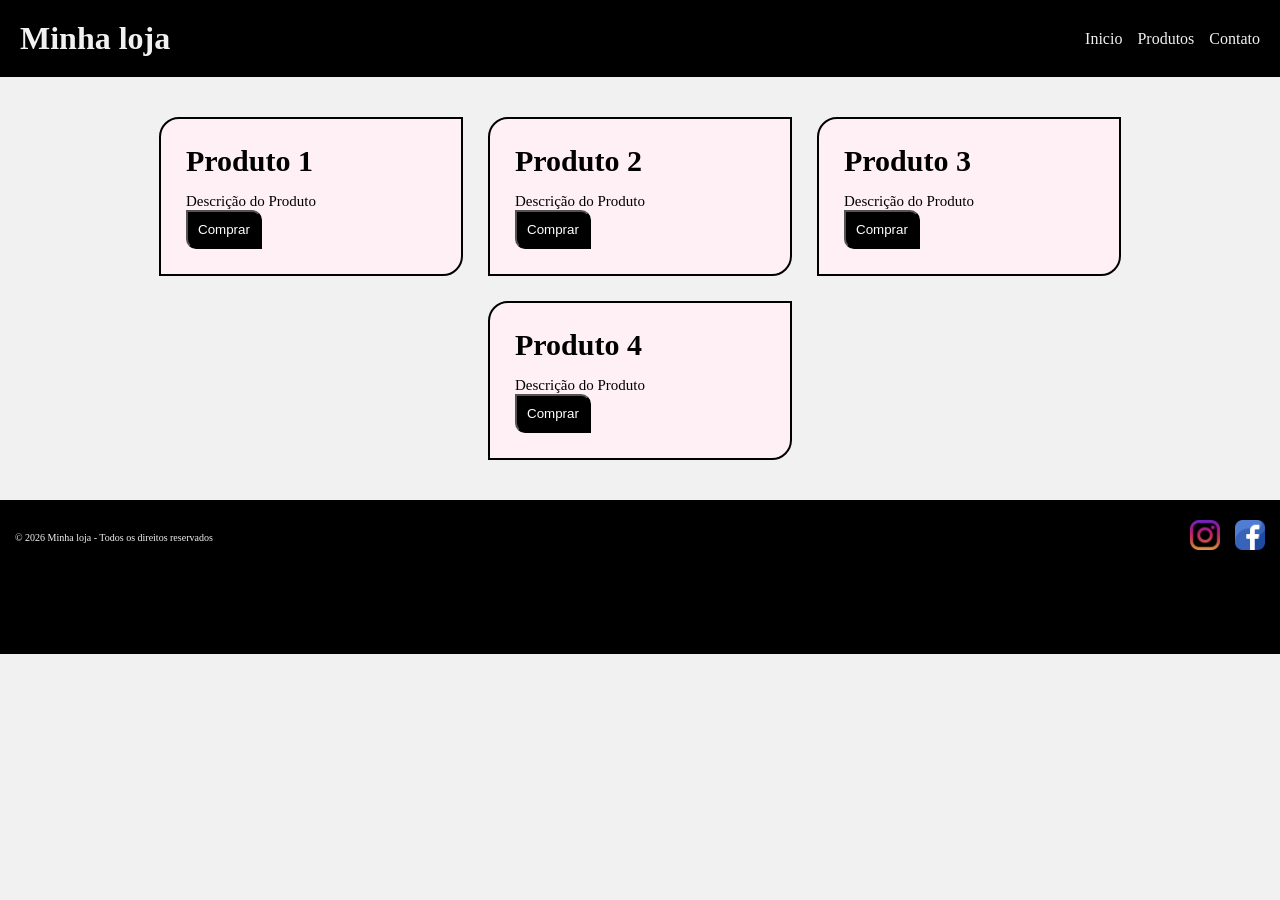
<file: aula19/index.html>
<!DOCTYPE html>
<html lang="pt-BR">
<head>
    <meta charset="UTF-8">
    <meta name="viewport" content="width=device-width, initial-scale=1.0">
    <link rel="stylesheet" href="style.css">
    <title>Aula Flexbox</title>
</head>
<body>
    <header class="cabecalho">
        <h1>Minha loja</h1> 

        <nav class="menu">
            <a href="#">Inicio</a>
            <a href="#">Produtos</a>
            <a href="#">Contato</a>
        </nav>
    </header>

    <main>
         <section class="cards">
            <div class="produtos">
                 <h2>Produto 1</h2>
                 <p>Descrição do Produto</p>
                 <button>Comprar</button>
            </div>
            <div class="produtos">
                 <h2>Produto 2</h2>
                 <p>Descrição do Produto</p>
                 <button>Comprar</button>
            </div>
            <div class="produtos">
                 <h2>Produto 3</h2>
                 <p>Descrição do Produto</p>
                 <button>Comprar</button>
            </div>
            <div class="produtos">
                 <h2>Produto 4</h2>
                 <p>Descrição do Produto</p>
                 <button>Comprar</button>
            </div>
         </section>
    </main>


    <footer class="rodape">
        <p>&copy; 2026 Minha loja - Todos os direitos reservados</p>

        <div class="redes-sociais">
            <a href="#"><img src="./img/instagram.png" alt="logo instagram"></a>
            <a href="#"><img src="./img/facebook.png" alt="logo facebook"></a>
        </div>
    </footer>
</body>
</html>
</file>
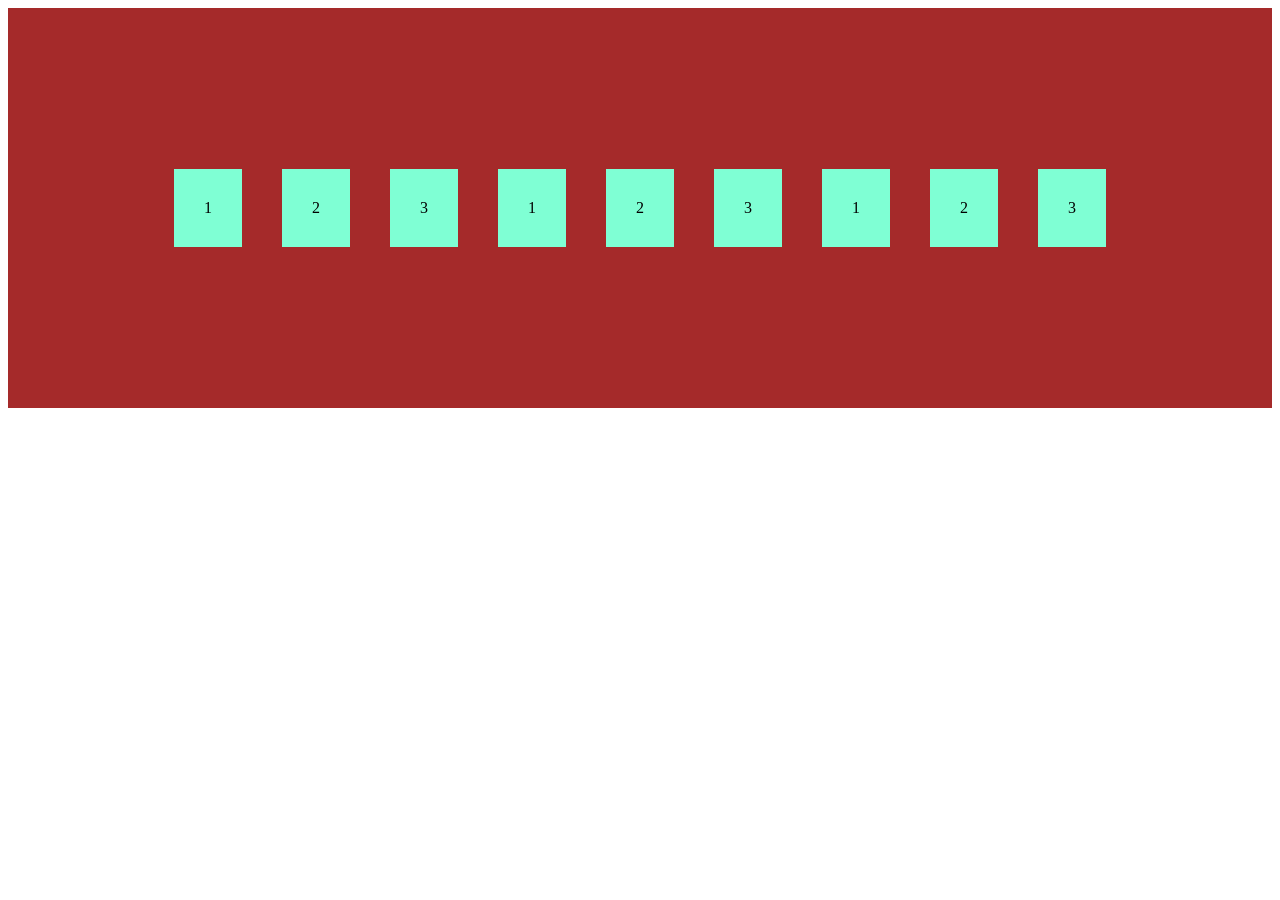
<file: FlexBox/index.html>
<!DOCTYPE html>
<html lang="pt-br">
<head>
    <meta charset="UTF-8">
    <meta name="viewport" content="width=device-width, initial-scale=1.0">
    <link rel="stylesheet" href="style.css">
    <title>flexbox</title>
</head>
<body>
    <div class="container">
      <div class="caixa">1</div>
       <div class="caixa">2</div>
        <div class="caixa">3</div>
        <div class="caixa">1</div>
       <div class="caixa">2</div>
        <div class="caixa">3</div>
        <div class="caixa">1</div>
       <div class="caixa">2</div>
        <div class="caixa">3</div>
    </div>
</body>
</html>
</file>
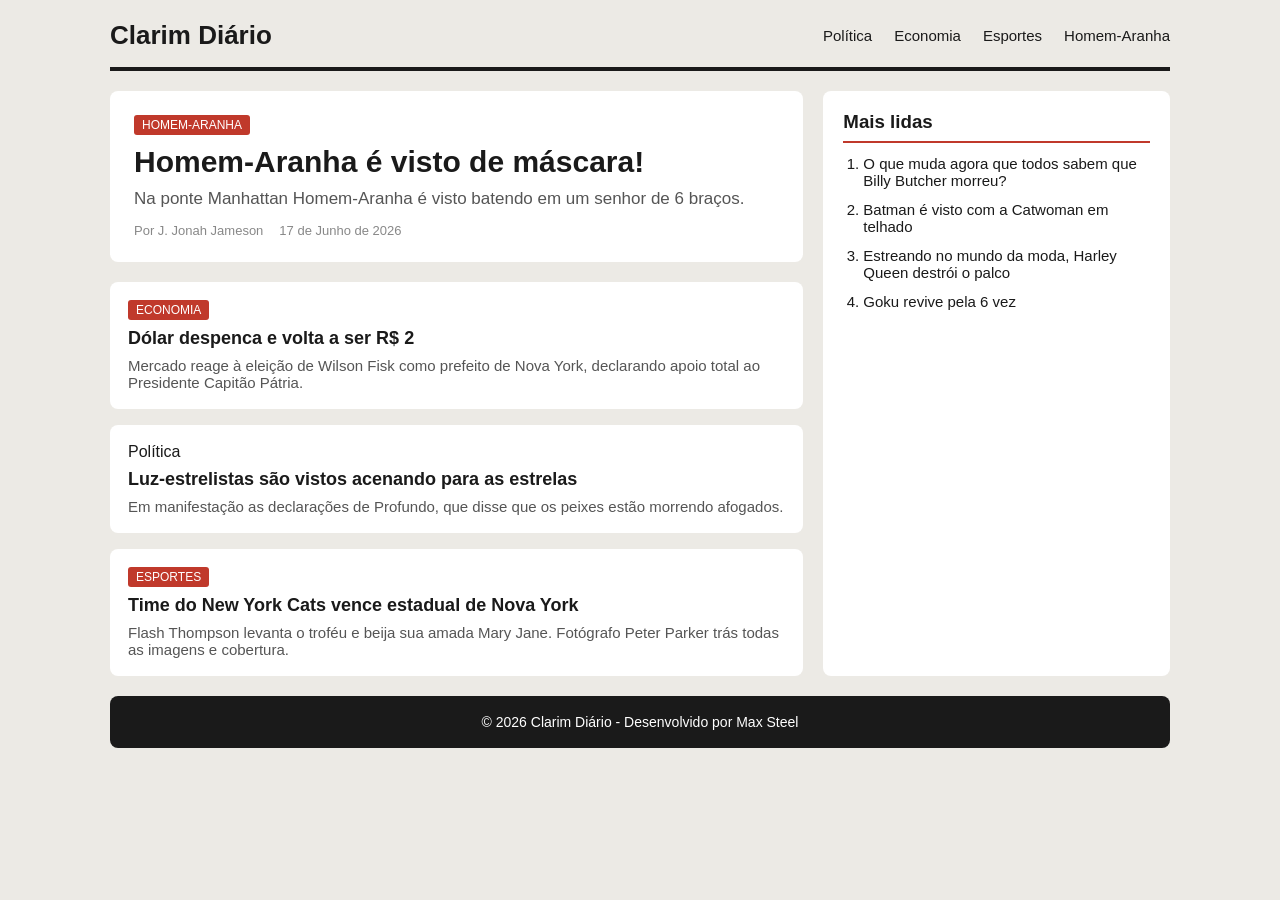
<file: site-news/index.html>
<!DOCTYPE html>
<html lang="pt-BR">
<head>
    <meta charset="UTF-8">
    <meta name="viewport" content="width=device-width, initial-scale=1.0">
    <title>Clarim Diário</title>
    <link rel="stylesheet" href="style.css">
</head>
<body>
    <header class="cabecalho">
        <div class="logo">
            Clarim Diário
        </div>
        <nav class="navegacao">
            <a href="#">Política</a>
            <a href="#">Economia</a>
            <a href="#">Esportes</a>
            <a href="#">Homem-Aranha</a>
        </nav>
    </header>
    <main class="principal">
        <article class="destaque">
            <span class="categoria">Homem-Aranha</span>
            <h1>
                Homem-Aranha é visto de máscara!        
            </h1>
            <p class="resumo">
                Na ponte Manhattan Homem-Aranha é visto batendo em um senhor de 6 braços.
            </p>
            <div class="meta">
                <span>Por J. Jonah Jameson</span>
                <span>17 de Junho de 2026</span>
            </div>
        </article>

        <section class="grade-noticias">
            <article class="cartao">
                <span class="categoria">Economia</span>
                <h2>Dólar despenca e volta a ser R$ 2</h2>
                <p>Mercado reage à eleição de Wilson Fisk como prefeito de Nova York, declarando apoio total ao Presidente Capitão Pátria.</p>
            </article>

            <article class="cartao">
                <span class="politica">Política</span>
                <h2>Luz-estrelistas são vistos acenando para as estrelas</h2>
                <p>Em manifestação as declarações de Profundo, que disse que os peixes estão morrendo afogados.</p>
            </article>

            <article class="cartao">
                <span class="categoria">Esportes</span>
                <h2>Time do New York Cats vence estadual de Nova York</h2>
                <p>Flash Thompson levanta o troféu e beija sua amada Mary Jane. Fotógrafo Peter Parker trás todas as imagens e cobertura.</p>
            </article>
        </section>
    </main>
    <aside class="menu-lateral">
        <h3>Mais lidas</h3>
        <ol>
            <li>O que muda agora que todos sabem que Billy Butcher morreu?</li>
            <li>Batman é visto com a Catwoman em telhado</li>
            <li>Estreando no mundo da moda, Harley Queen destrói o palco</li>
            <li>Goku revive pela 6 vez</li>
        </ol>
    </aside>
    <footer class="rodape">
        <p>&copy; 2026 Clarim Diário - Desenvolvido por Max Steel</p>
    </footer>
</body>
</html>
</file>
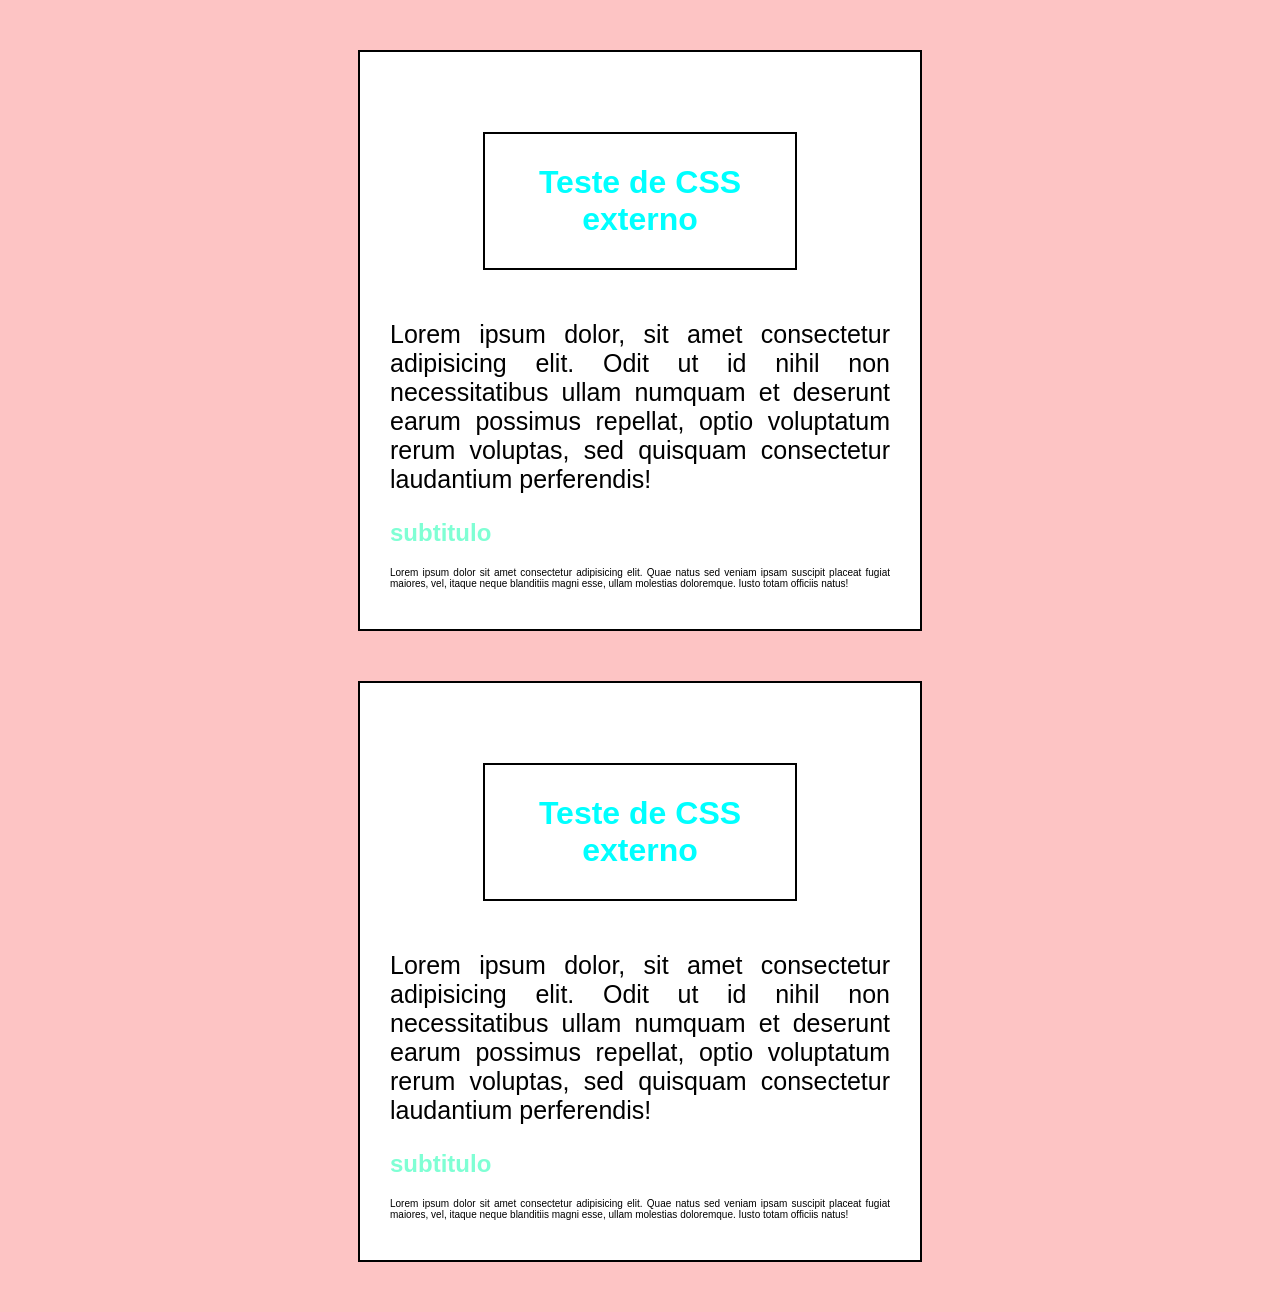
<file: html-css/externo.html>
<!DOCTYPE html>
<html lang="en">
<head>
    <meta charset="UTF-8">
    <meta name="viewport" content="width=device-width, initial-scale=1.0">
    <link rel="stylesheet" href="../CSS/style.css">
    <title>CSS Externo</title>
</head>
<body>
    <div class="card">
       <h1>Teste de CSS externo</h1>

       <P>Lorem ipsum dolor, sit amet consectetur adipisicing elit. Odit ut id nihil non necessitatibus ullam numquam et deserunt earum possimus repellat, optio voluptatum rerum voluptas, sed quisquam consectetur laudantium perferendis!</P>

       <h2>subtitulo</h2>

       <p id="texto">Lorem ipsum dolor sit amet consectetur adipisicing elit. Quae natus sed veniam ipsam suscipit placeat fugiat maiores, vel, itaque neque blanditiis magni esse, ullam molestias  doloremque. Iusto totam officiis natus!</p>
    </div>
     <div class="card">
       <h1>Teste de CSS externo</h1>

       <P>Lorem ipsum dolor, sit amet consectetur adipisicing elit. Odit ut id nihil non necessitatibus ullam numquam et deserunt earum possimus repellat, optio voluptatum rerum voluptas, sed quisquam consectetur laudantium perferendis!</P>

       <h2>subtitulo</h2>

       <p id="texto">Lorem ipsum dolor sit amet consectetur adipisicing elit. Quae natus sed veniam ipsam suscipit placeat fugiat maiores, vel, itaque neque blanditiis magni esse, ullam molestias  doloremque. Iusto totam officiis natus!</p>
    </div>
</body>
</html>
</file>
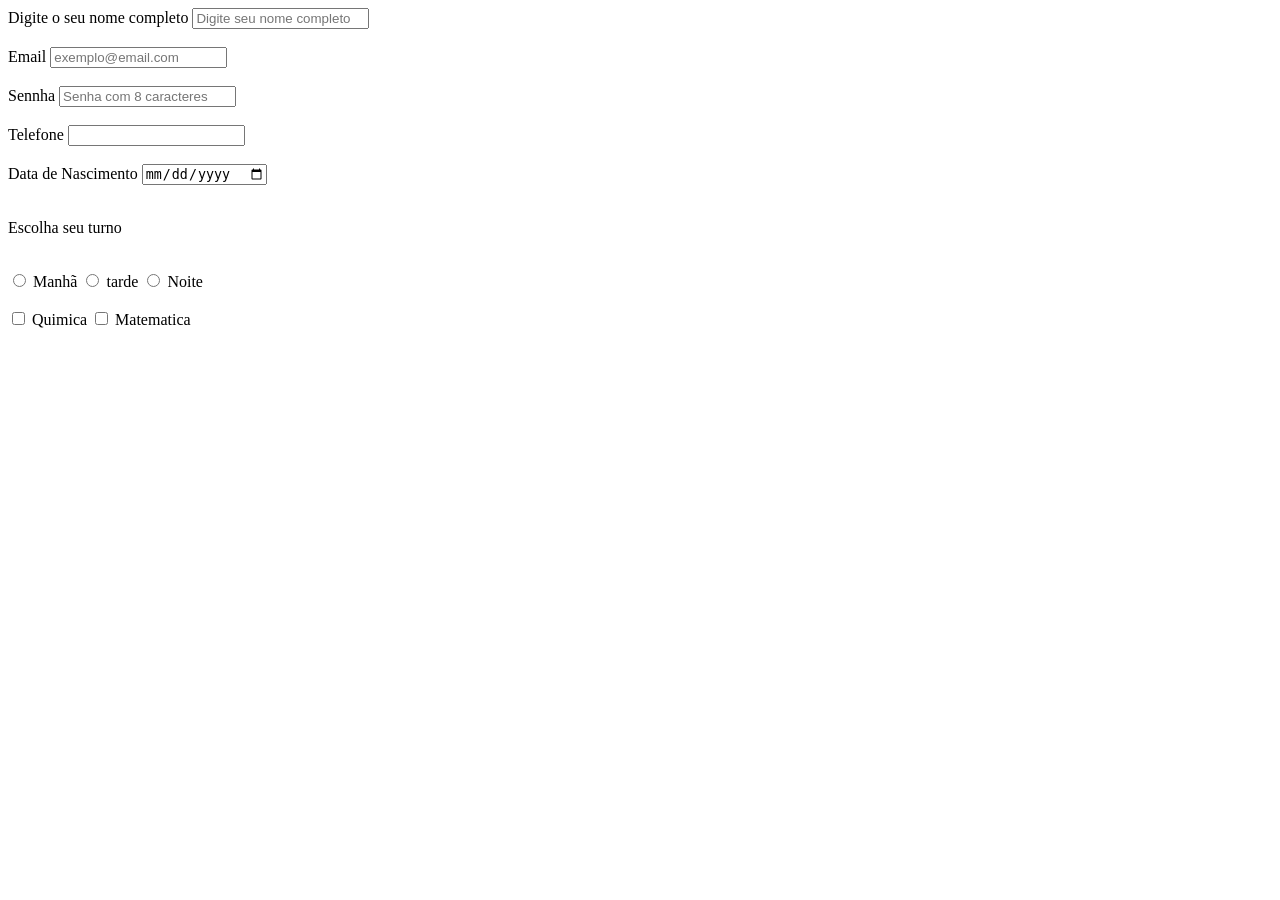
<file: html-css/formulario.html>
<!DOCTYPE html>
<html lang="en">
<head>
    <meta charset="UTF-8">
    <meta name="viewport" content="width=device-width, initial-scale=1.0">
    <title>Exemplo de Formulário</title>
</head>
<body>
    <form action="#">
        <label for="nome">Digite o seu nome completo</label>
        <input type="text" name="nome" id="nome" 
        placeholder="Digite seu nome completo"
        required>
        <br><br>
        <label for="email">Email</label>
        <input type="email" name="email" id="email"
        placeholder="exemplo@email.com">
        <br><br>
        <label for="senha">Sennha</label>
        <input type="password" name="senha" id="senha"
        placeholder="Senha com 8 caracteres"
        minlength="8" maxlength="12">
        <br><br>
        <label for="telefone">Telefone</label>
        <input type="tel" name="telefone" id="telefone">
        <br><br>
        <label for="data">Data de Nascimento</label>
        <input type="date" name="data" id="data">
        <br><br>
        <p>Escolha seu turno</p>
        <br>
        <input type="radio" name="turno" id="manha">
        <label for="manha">Manhã</label>
        <input type="radio" name="turno" id="tarde">
        <label for="tarde">tarde</label>
        <input type="radio" name="turno" id="noite">
        <label for="noite">Noite</label>
        <br><br>
        <input type="checkbox" name="materia" id="quimica"
        value="quimica">
        <label for="quimica">Quimica</label>
        <input type="checkbox" name="materia" id="matematica"
        value="matematica">
        <label for="matematica">Matematica</label>
    </form>
</body>
</html>
</file>
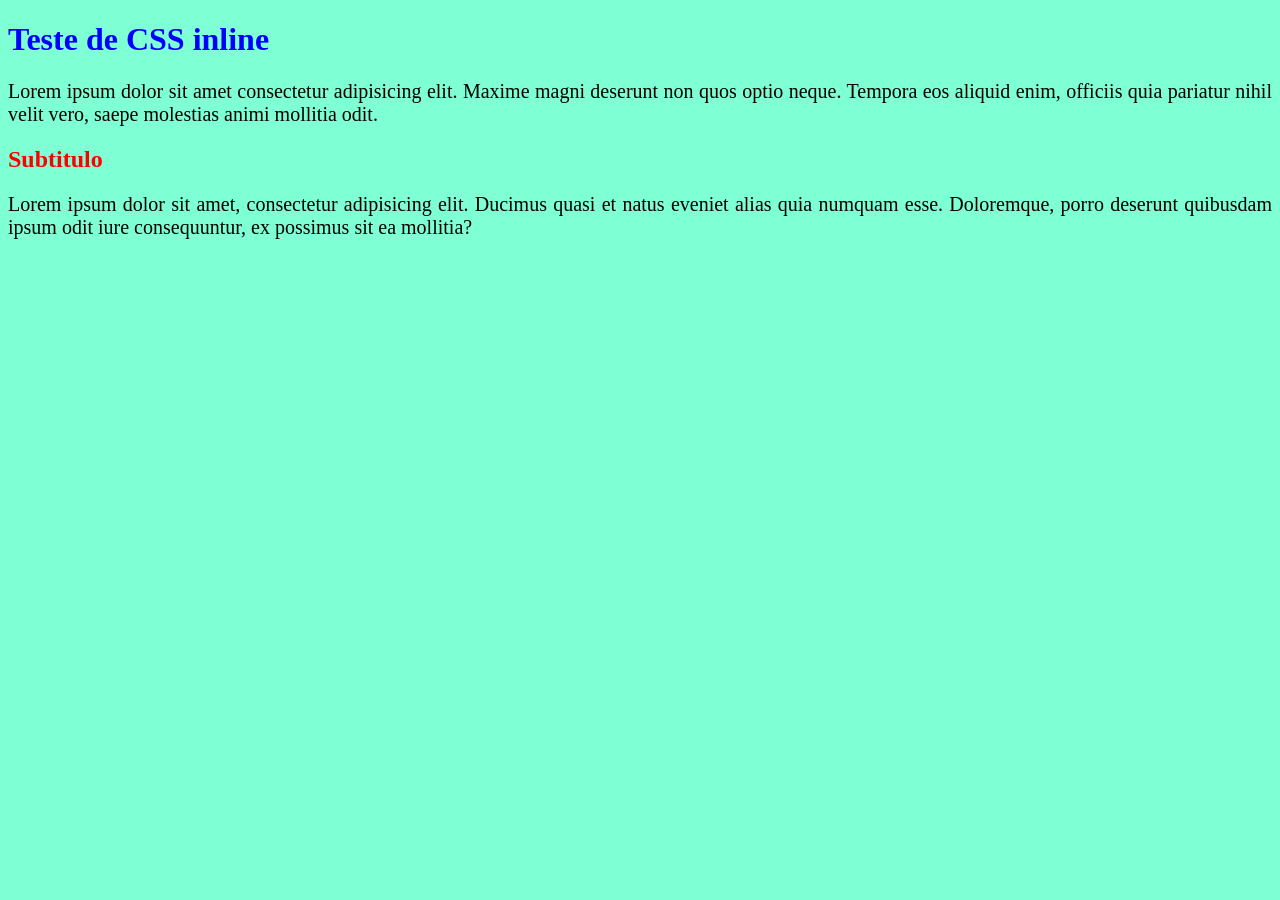
<file: html-css/inline.html>
<!DOCTYPE html>
<html lang="en">
<head>
    <meta charset="UTF-8">
    <meta name="viewport" content="width=device-width, initial-scale=1.0">
    <title>inlineCSS</title>
</head>
<body style="background-color: aquamarine;">
    <h1 style="color: blue;">Teste de CSS inline</h1>
    <p style="font-size: 20px; text-align: justify;">Lorem ipsum dolor sit amet consectetur adipisicing elit. Maxime magni deserunt non quos optio neque. Tempora eos aliquid enim, officiis quia pariatur nihil velit vero, saepe molestias animi mollitia odit.</p>

    <h2 style="color: red;"> Subtitulo</h2>
    <p style="font-size: 20px; text-align: justify;">Lorem ipsum dolor sit amet, consectetur adipisicing elit. Ducimus quasi et natus eveniet alias quia numquam esse. Doloremque, porro deserunt quibusdam ipsum odit iure consequuntur, ex possimus sit ea mollitia?</p>
</body>
</html>
</file>
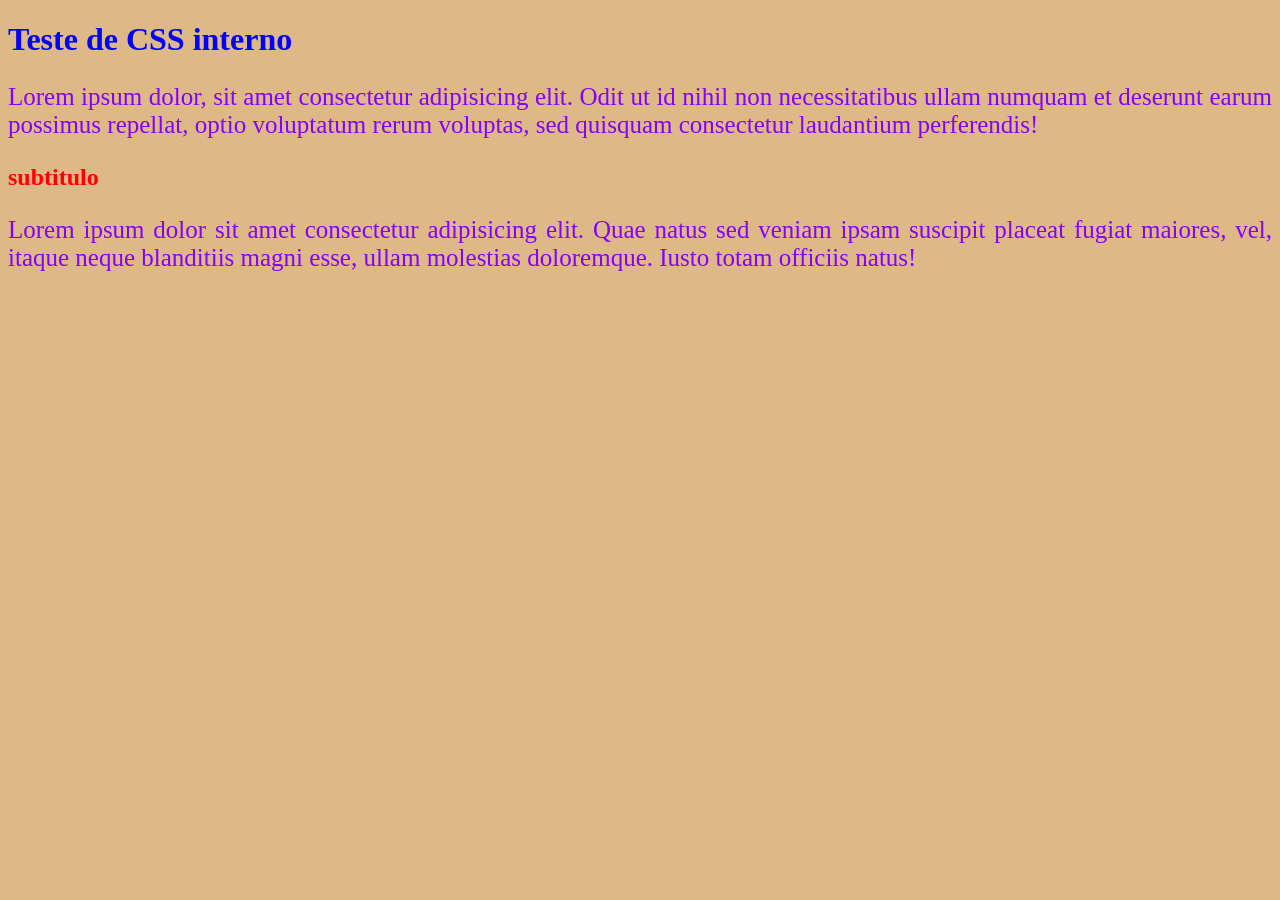
<file: html-css/interno.html>
<!DOCTYPE html>
<html lang="en">
<head>
    <meta charset="UTF-8">
    <meta name="viewport" content="width=, initial-scale=1.0">
    <title>CSS interno</title>

    <style>
        p{
            font-size: 25px;
            text-align: justify;}
        
        h1{
            color: rgb(0, 0, 255);}

        h2{
            color: rgb(255, 0, 0);}

        body{
            background-color: burlywood;
            color: rgb(132, 0, 255);
        }
    </style>
</head>
<body>
    <h1>Teste de CSS interno</h1>

    <P>Lorem ipsum dolor, sit amet consectetur adipisicing elit. Odit ut id nihil non necessitatibus ullam numquam et deserunt earum possimus repellat, optio voluptatum rerum voluptas, sed quisquam consectetur laudantium perferendis!</P>

    <h2>subtitulo</h2>

    <p>Lorem ipsum dolor sit amet consectetur adipisicing elit. Quae natus sed veniam ipsam suscipit placeat fugiat maiores, vel, itaque neque blanditiis magni esse, ullam molestias doloremque. Iusto totam officiis natus!</p>
</body>
</html>
</file>
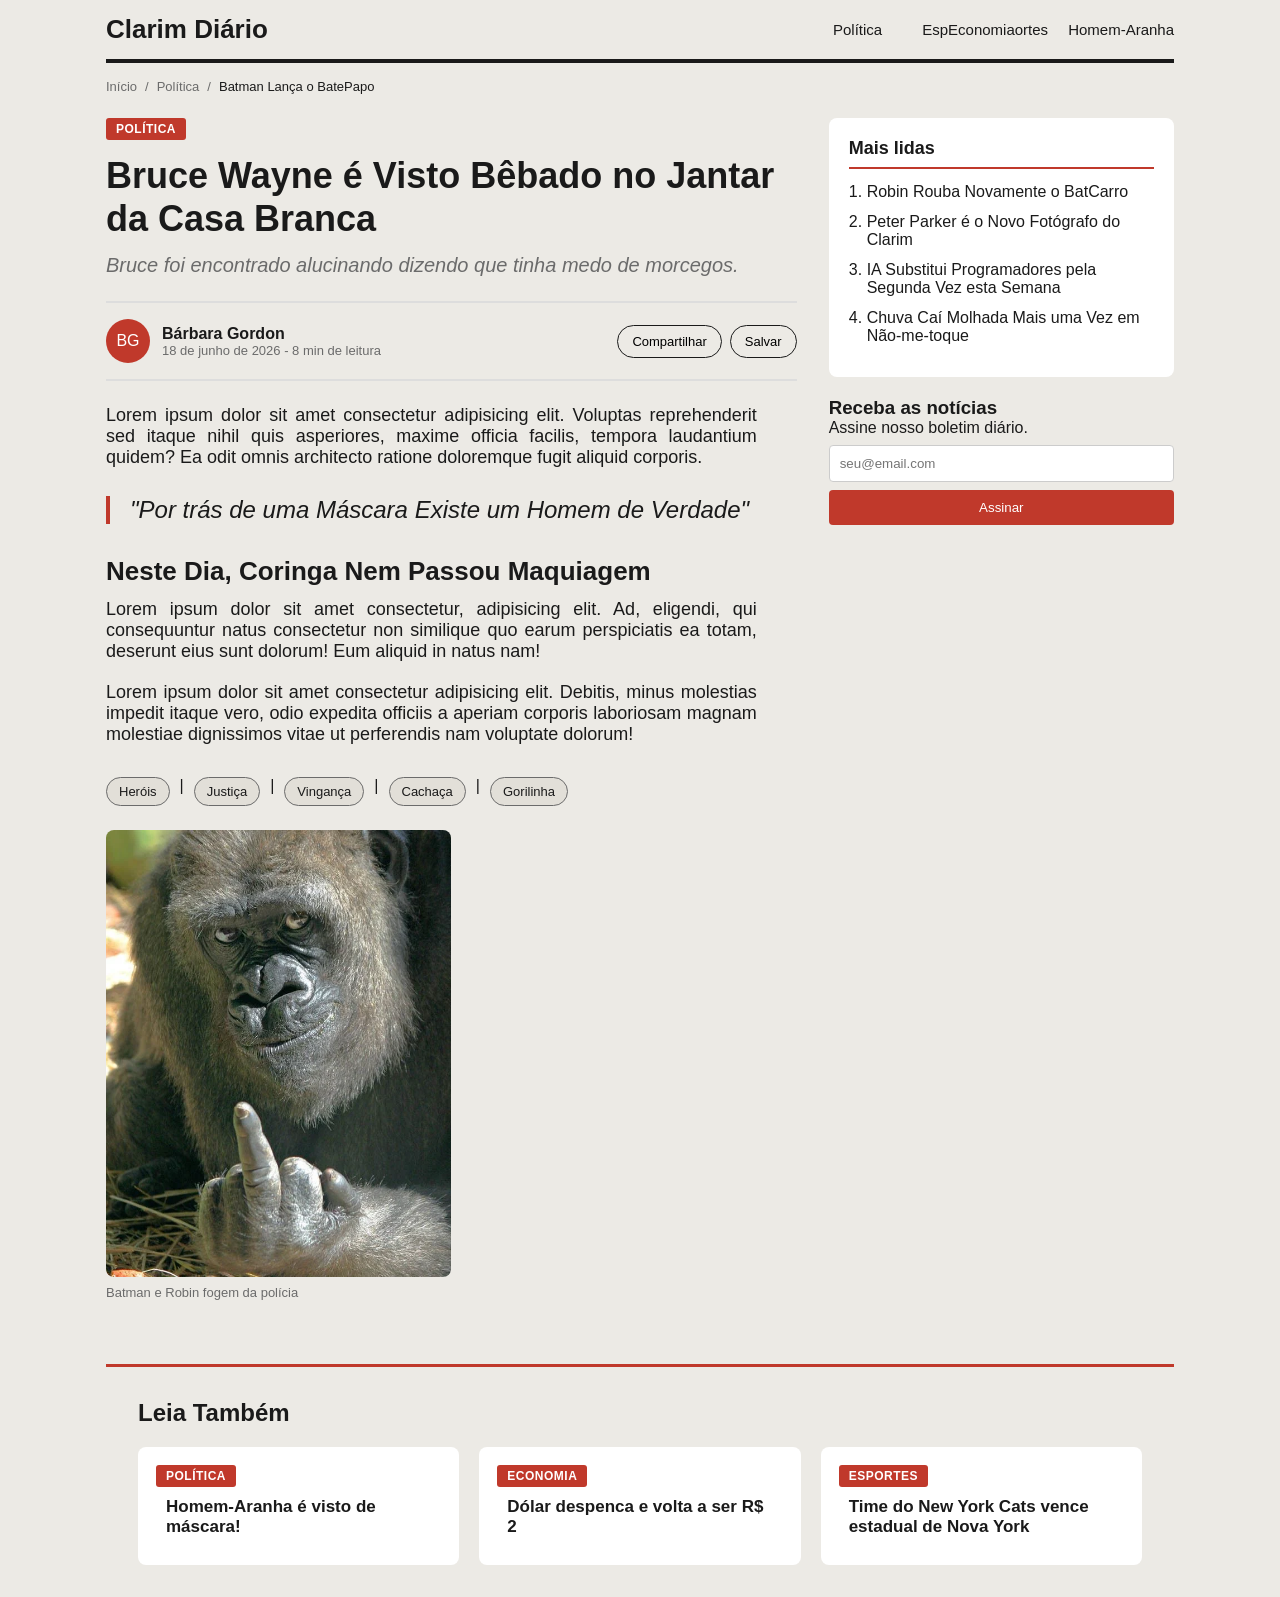
<file: site-news/materia.html>
<!DOCTYPE html>
<html lang="pt-BR">
<head>
    <meta charset="UTF-8">
    <meta name="viewport" content="width=device-width, initial-scale=1.0">
    <title>Batman lança o Batpapo - Clarim Diário</title>
    <link rel="stylesheet" href="materia.css">
</head>
<body>
    <header class="cabecalho">
        <a href="index.html" class="logo">Clarim Diário</a>
        <nav class="navegacao">
            <a href="#">Política</a>
            <a href="#"></a>
            <a href="#">EspEconomiaortes</a>
            <a href="#">Homem-Aranha</a>
        </nav>
    </header>

    <nav class="trilha">
        <a href="index.html">Início</a>
        <span>/</span>
        <a href="#">Política</a>
        <span>/</span>
        <span class="atual">Batman Lança o BatePapo</span>
    </nav>

    <div class="conteudo">
        <article class="materia">
            <span class="categoria">Política</span>
            <h1>Bruce Wayne é Visto Bêbado no Jantar da Casa Branca</h1>
            <p class="linha-fina">
                Bruce foi encontrado alucinando dizendo que tinha medo de morcegos.
            </p>

            <div class="autor">
                <div class="avatar">BG</div>
                <div>
                    <strong>Bárbara Gordon</strong>
                    <span class="data">18 de junho de 2026 - 8 min de leitura</span>
                </div>
                <div class="compartilhar">
                    <button>Compartilhar</button>
                    <button>Salvar</button>
                </div>
            </div>

            <div class="texto">
                <p>Lorem ipsum dolor sit amet consectetur adipisicing elit. Voluptas reprehenderit sed itaque nihil quis asperiores, maxime officia facilis, tempora laudantium quidem? Ea odit omnis architecto ratione doloremque fugit aliquid corporis.</p>

                <blockquote>"Por trás de uma Máscara Existe um Homem de Verdade"</blockquote>

                <h2>Neste Dia, Coringa Nem Passou Maquiagem</h2>

                <p>Lorem ipsum dolor sit amet consectetur, adipisicing elit. Ad, eligendi, qui consequuntur natus consectetur non similique quo earum perspiciatis ea totam, deserunt eius sunt dolorum! Eum aliquid in natus nam!</p>

                <p>Lorem ipsum dolor sit amet consectetur adipisicing elit. Debitis, minus molestias impedit itaque vero, odio expedita officiis a aperiam corporis laboriosam magnam molestiae dignissimos vitae ut perferendis nam voluptate dolorum!</p>
            </div>
            <div class="tags">
                <a href="#">Heróis</a>|
                <a href="#">Justiça</a>|
                <a href="#">Vingança</a>|
                <a href="#">Cachaça</a>|
                <a href="#">Gorilinha</a>
            </div>

            <figure class="imagem-destaque">
            <img src="gorilinha.webp" alt="Homens Fugindo Fantasiados">
            
            <figcaption>Batman e Robin fogem da polícia</figcaption>
            </figure>
        </article>
        
        <aside class="menu-lateral">
            <div class="caixa">
                <h3>Mais lidas</h3>
                <ol>
                    <li>Robin Rouba Novamente o BatCarro</li>
                    <li>Peter Parker é o Novo Fotógrafo do Clarim</li>
                    <li>IA Substitui Programadores pela Segunda Vez esta Semana</li>
                    <li>Chuva Caí Molhada Mais uma Vez em Não-me-toque</li>
                </ol>
            </div>

            <div class="caixa-newsletter">
                <h3>Receba as notícias</h3>
                <p>Assine nosso boletim diário.</p>
                <input type="email" placeholder="seu@email.com">
                <button>Assinar</button>
            </div>
        </aside>
    </div>

    <section class="relacionados">
        <h2>Leia Também</h2>
        <div class="grade">
            <article class="cartao">
                <span class="categoria">Política</span>
                <h3>Homem-Aranha é visto de máscara!</h3>
            </article>

            <article class="cartao">
                <span class="categoria">Economia</span>
                <h3>Dólar despenca e volta a ser R$ 2</h3>   
            </article>
      
            <article class="cartao">
                <span class="categoria">Esportes</span>
                <h3>Time do New York Cats vence estadual de Nova York</h3>
            </article>
        </div>
    </section>
    <footer class="rodape"></footer>
</body>
</html>
</file>
<file: aula19/style.css>
*{
    margin: 0;
    padding: 0;
}   /*o asterisco e um seletor universal, ele seleciona toda a pagina, nao apenas algum unico item */ 

body{
    font-family: 'Times New Roman', Times, serif;
    background-color: #f1f1f1;
}

.cabecalho{
    background-color: #000000;
    color: #f1f1f1;
    padding: 20px;
    display: flex;
    justify-content: space-between;
    align-items: center;
}

.menu{
    display: flex;
    gap: 15px;
}

.menu a{
    color: #f1f1f1;
    text-decoration: none;
}

.menu a:hover{
    text-decoration: underline;
    color: rgb(255, 72, 0);
    transform: scale(1.10);
}

.cards{
    display: flex;
    justify-content: center;
    padding: 40px;
    gap: 25px;
    flex-wrap: wrap;
}

.produtos{
    background-color: #FFF0F5;
    width: 250px;
    padding: 25px;
    border: 2px solid #000000;
    border-top-left-radius: 20px;
    border-bottom-right-radius: 20px;
}

.produtos h2{
    font-size: 30px;
    margin-bottom: 15px;
}

.produtos p{
    font-size: 15px;

}

.produtos button{
    padding: 10px;
    background-color: #000000;
    color: rgb(255, 255, 255);
    cursor: pointer;
    border-top-right-radius: 10px;
    border-bottom-left-radius: 10px;
    font-family:'Franklin Gothic Medium', 'Arial Narrow', Arial, sans-serif
}

.produtos button:hover{
    text-decoration: underline;
    color: rgb(255, 72, 0);
    transform: scale(1.10);
}

.rodape{
    background-color: #000000;
    color: #f1f1f1;
    display: flex;
    justify-content:space-between;
    align-items: center;
    padding: 20px 15px 100px;
}

.rodape p{
    font-size: 10px;
}

.redes-sociais{
    display: flex;
    gap: 15px;
}

.redes-sociais img{
    width: 30px;
}
</file>
<file: FlexBox/style.css>
.caixa{
    background-color: aquamarine;
    padding: 30px;
    margin: 10px;
}

.container{
    display: flex ;
    flex-direction: row; /*isso define a direcao que os itens vao ficar, mudando ou nao mudando a sua ordem*/
    background-color: brown;
    justify-content: center; /*apenas muda de lugar o item, sem mudar a sua ordem "usando ou nao o flex-,space-,*/
    height: 400px;
    align-items: center;
    gap: 20px;
    flex-wrap: wrap-reverse;/*orgazina os itens para caso precise uma quebra de coluna, ou nao poder quebrar a coluna*/
}
</file>
<file: site-news/style.css>
* {
    margin: 0;
    padding: 0;
    /* border: 1px solid grey; */
    box-sizing: border-box;
}

body {
    font-family: 'Trebuchet MS', 'Lucida Sans Unicode', 'Lucida Grande', 'Lucida Sans', Arial, sans-serif;
    color: #1a1a1a;
    background: #eceae5;

    display: grid;
    grid-template-columns: 2fr 1fr;
    grid-template-areas: 
    "cabecalho cabecalho"
    "principal menu-lateral"
    "rodape rodape";
    gap: 20px;

    max-width: 1100px;
    margin: 0 auto;
    padding: 20px;
}

.cabecalho { grid-area: cabecalho;}
.principal { grid-area: principal;}
.menu-lateral { grid-area: menu-lateral;}
.rodape { grid-area: rodape;}

.cabecalho {
    border-bottom: 4px solid #1a1a1a;
    display: flex;
    justify-content: space-between;
    align-items: center;
    padding-bottom: 16px;
}

.logo {
    font-size: 26px;
    font-weight: bold;
}

.navegacao {
    display: flex;
    gap: 22px;
}

.navegacao a {
    text-decoration: none;
    color: #1a1a1a;
    font-family: Arial, Helvetica, sans-serif;
    font-size: 15px;
}

.navegacao a:hover {
    color: #c0392b;
}

/* Notícia de destaque */

.destaque {
    background-color: #ffffff;
    padding: 24px;
    border-radius: 8px;
}

.destaque h1 {
    font-size: 30px;
    margin: 10px 0;
}

.resumo {
    color: #555;
    font-size: 17px;
}

.categoria {
    display: inline-block;
    background-color: #c0392b;
    color: #fff;
    font-family: Arial, Helvetica, sans-serif;
    font-size: 12px;
    text-transform: uppercase;
    padding: 3px 8px;
    border-radius: 3px;
}

.meta {
    display: flex;
    gap: 16px;
    margin-top: 14px;
    font-family: Arial, Helvetica, sans-serif;
    font-size: 13px;
    color: #888;
}

/* Grid de Notícias */

.grade-noticias {
    display: grid;
    grid-template-columns: repeat(autofit, minmax(220px, 1fr));
    gap: 16px;
    margin-top: 20px;
}

.cartao {
    background: #fff;
    padding: 18px;
    border-radius: 8px;
}

.cartao h2 {
    font-size: 18px;
    margin: 8px 0;
}

.cartao p {
    font-size: 15px;
    color: #555;
}

/* Barra Lateral */

.menu-lateral {
    background-color: #fff;
    padding: 20px;
    border-radius: 8px;
}

.menu-lateral h3 {
    border-bottom: 2px solid #c0392b;
    padding-bottom: 8px;
    margin-bottom: 12px;
}

.menu-lateral ol {
    padding-left: 20px;
}

.menu-lateral li {
    margin-bottom: 12px;
    font-size: 15px;
}

.rodape {
    background: #1a1a1a;
    color: #fff;
    text-align: center;
    padding: 18px;
    border-radius: 8px;
    font-family: Arial, Helvetica, sans-serif;
    font-size: 14px;
}

@media (max-width: 768px) {
    body {
        grid-template-columns: 1fr;
        grid-template-areas: 
        "cabecalho"
        "principal"
        "menu-lateral"
        "rodape";
    }

    .cabecalho {
        flex-direction: column;
        gap: 12px;
    }
}
</file>
<file: CSS/style.css>
body{
    background-color: rgb(253, 196, 196);
    font-family: Arial, Helvetica, sans-serif;
}
p{
    font-size: 25px;
    text-align: justify;
}

h1{
    color: aqua;
    font-size: 32px;
    text-align: center;
}

.card{/*com a classe voce estiliza todos os itens que estao dentro do div "voce pode criar varios divs com a mesma classe" pode reutilizar */
    background-color: white;
    width: 500px;
    height: auto;
    margin: 50px auto;/*espacamento externo*/
    padding: 30px;/*espacamento interno*/
    border: 2px solid black;
}

h2{
    color: aquamarine;
}

#texto{/*com o id voce pode estilizar um unico item "para cada id diferente, tem que ter um nome diferente" uso unico*/
    font-size: 10px;
}
.card h1{/*voce pode usar uma classe inteira para apenas um unico item "o item tem que estar dentro do div"*/
    background-color: white;
    width: 250px;
    height: auto;
    margin: 50px auto;/*espacamento externo*/
    padding: 30px;/*espacamento interno*/
    border: 2px solid black;
}
</file>
<file: site-news/materia.css>
:root {
    --cor-destaque: #c0392b;
    --cor-texto: #1a1a1a;
    --cor-suave: #6b6b6b;
    --cor-fundo: #eceae5;
    --cor-card: #ffffff;
    --fonte-corpo: 'Trebuchet MS', 'Lucida Sans Unicode', 'Lucida Grande', 'Lucida Sans', Arial, sans-serif;
    --fonte-ui: Arial, Helvetica, sans-serif;
    --raio: 8px;
}

* {
    margin: 0;
    padding: 0;
    box-sizing: border-box;
}

body {
    font-family: var(--fonte-corpo);
    color: var(--cor-texto);
    background-color: var(--cor-fundo);
    max-width: 1100px;
    margin: 0 auto;
    padding: 0 16px;
}

.cabecalho {
    display: flex;
    justify-content: space-between;
    align-items: center;
    padding: 14px 0;
    border-bottom: 4px solid var(--cor-texto);
    background-color: var(--cor-fundo);
    position: sticky;
    top: 0;
    z-index: 10;
}

.logo {
    font-size: 26px;
    font-weight: bold;
    color: var(--cor-texto);
    text-decoration: none;
}

.navegacao {
    display: flex;
    gap: 20px;
}

.navegacao a {
    font-family: var(--fonte-ui);
    font-size: 15px;
    color: var(--cor-texto);
    text-decoration: none;
}

.navegacao a:hover {
    color: var(--cor-destaque);
}

/* Trilha de navegação */

.trilha {
    display: flex;
    gap: 8px;
    align-items: center;
    font-family: var(--fonte-ui);
    font-size: 13px;
    color: var(--cor-suave);
    padding: 16px 0;
}

.trilha a {
    color: var(--cor-suave);
    text-decoration: none; 
}

.trilha a:hover {
    color: var(--cor-destaque);
}

.trilha .atual {
    color: var(--cor-texto);
}

/* Notícia Principal */

.conteudo {
    display: grid;
    grid-template-columns: 2fr 1fr;
    gap: 32px;
    align-items: start;
    padding: 8px 0 40px;
}

.categoria {
   display: inline-block;
   background: var(--cor-destaque);
   color: #ffffff;
   font-family: var(--fonte-ui);
   font-size: 12px;
   text-transform: uppercase;
   letter-spacing: 0.5px;
   padding: 4px 10px;
   border-radius: 3px;
   font-weight: bold;
}

.materia h1 {
    font-size: 36px;
    line-height: 1.2;
    margin: 14px 0;
}

.linha-fina {
    font-size: 20px;
    color: var(--cor-suave);
    font-style: italic;
}

.autor {
    display: flex;
    align-items: center;
    gap: 12px;
    margin: 24px 0;
    padding: 16px 0;
    border-top: 2px solid #ddd;
    border-bottom: 2px solid #ddd;
}

.avatar {
    width: 44px;
    height: 44px;
    border-radius: 50%;
    background-color: var(--cor-destaque);
    color: #ffffff;
    font-family: var(--fonte-ui);
    display: flex;
    align-items: center;
    justify-content: center;
}

.autor .data {
    display: block;
    font-family: var(--fonte-ui);
    font-size: 13px;
    color: var(--cor-suave);
}

.compartilhar {
    margin-left: auto;
    display: flex;
    gap: 8px;
}

.compartilhar button {
    font-family: var(--fonte-ui);
    font-size: 13px;
    padding: 8px 14px;
    border: 1px solid var(--cor-texto);
    background: none;
    border-radius: 20px;
    cursor: pointer;
}

.compartilhar button:hover {
    background-color: var(--cor-destaque);
    color: #ffffff;
    /*font-weight: bold;*/
}

.imagem-destaque {
    margin: 24px 0;
}

.imagem-destaque img {
    width: 50%;
    border-radius: var(--raio);
    display: block;
}

.imagem-destaque figcaption {
    font-family: var(--fonte-ui);
    font-size: 13px;
    color: var(--cor-suave);
    margin-top: 8px;
}

.texto {
    max-width: 65ch;
    font-size: 18px;
    text-align: justify;
}

.texto p { margin-bottom: 20px;}
.texto h2 {
    font-size: 26px; margin: 32px 0 12px;
}

.texto blockquote {
    border-left: 4px solid var(--cor-destaque);
    border-radius: 0;
    padding-left: 20px;
    margin: 28px 0;
    font-size: 24px;
    font-style: italic;
}

/* Tags */

.tags {
    display: flex;
    flex-wrap: wrap;
    gap: 10px;
    margin-top: 32px;
}

.tags a {
    font-family: var(--fonte-ui);
    font-size: 13px;
    background: #e2dfd8;
    color: var(--cor-texto);
    padding: 6px 12px;
    border-radius: 16px;
    text-decoration: none;
}

.tags a:hover {
    background: var(--cor-destaque);
    color: #000000;
}

.tags a {
    border: 1px solid var(--cor-suave);
}

.menu-lateral {
    position: sticky;
    top: 90px;
}

.caixa {
    background: var(--cor-card);
    border-radius: var(--raio);
    padding: 20px;
    margin-bottom: 20px;
}

.caixa h3 {
    font-size: 18px;
    border-bottom: 2px solid var(--cor-destaque);
    padding-bottom: 8px;
    margin-bottom: 14px;
}

.caixa ol { padding-left: 18px}
.caixa li { margin-bottom: 12px;}

.caixa-newsletter input, .caixa-newsletter button {
    width: 100%;
    font-family: var(--fonte-ui);
    padding: 10px;
    margin-top: 8px;
    border-radius: 4px;
    border: 1px solid #ccc;
}

.caixa-newsletter button {
    background-color: var(--cor-destaque);
    color: #ffffff;
    border: none;
    cursor: pointer;
}

/* Postagens relacionadas */

.relacionados {
    border-top: 3px solid var(--cor-destaque);
    padding: 32px;
}

.relacionados h2 {
    font-size: 24px;
    margin-bottom: 20px;
}

.relacionados .grade{
    display: grid;
    grid-template-columns: repeat(auto-fit, minmax(220px, 1fr));
    gap: 20px;
}

.cartao {
    background-color: var(--cor-card);
    padding: 18px;
    border-radius: var(--raio);
}

.cartao h3 {
    font-size: 17px;
    margin: 10px;
}
</file>
